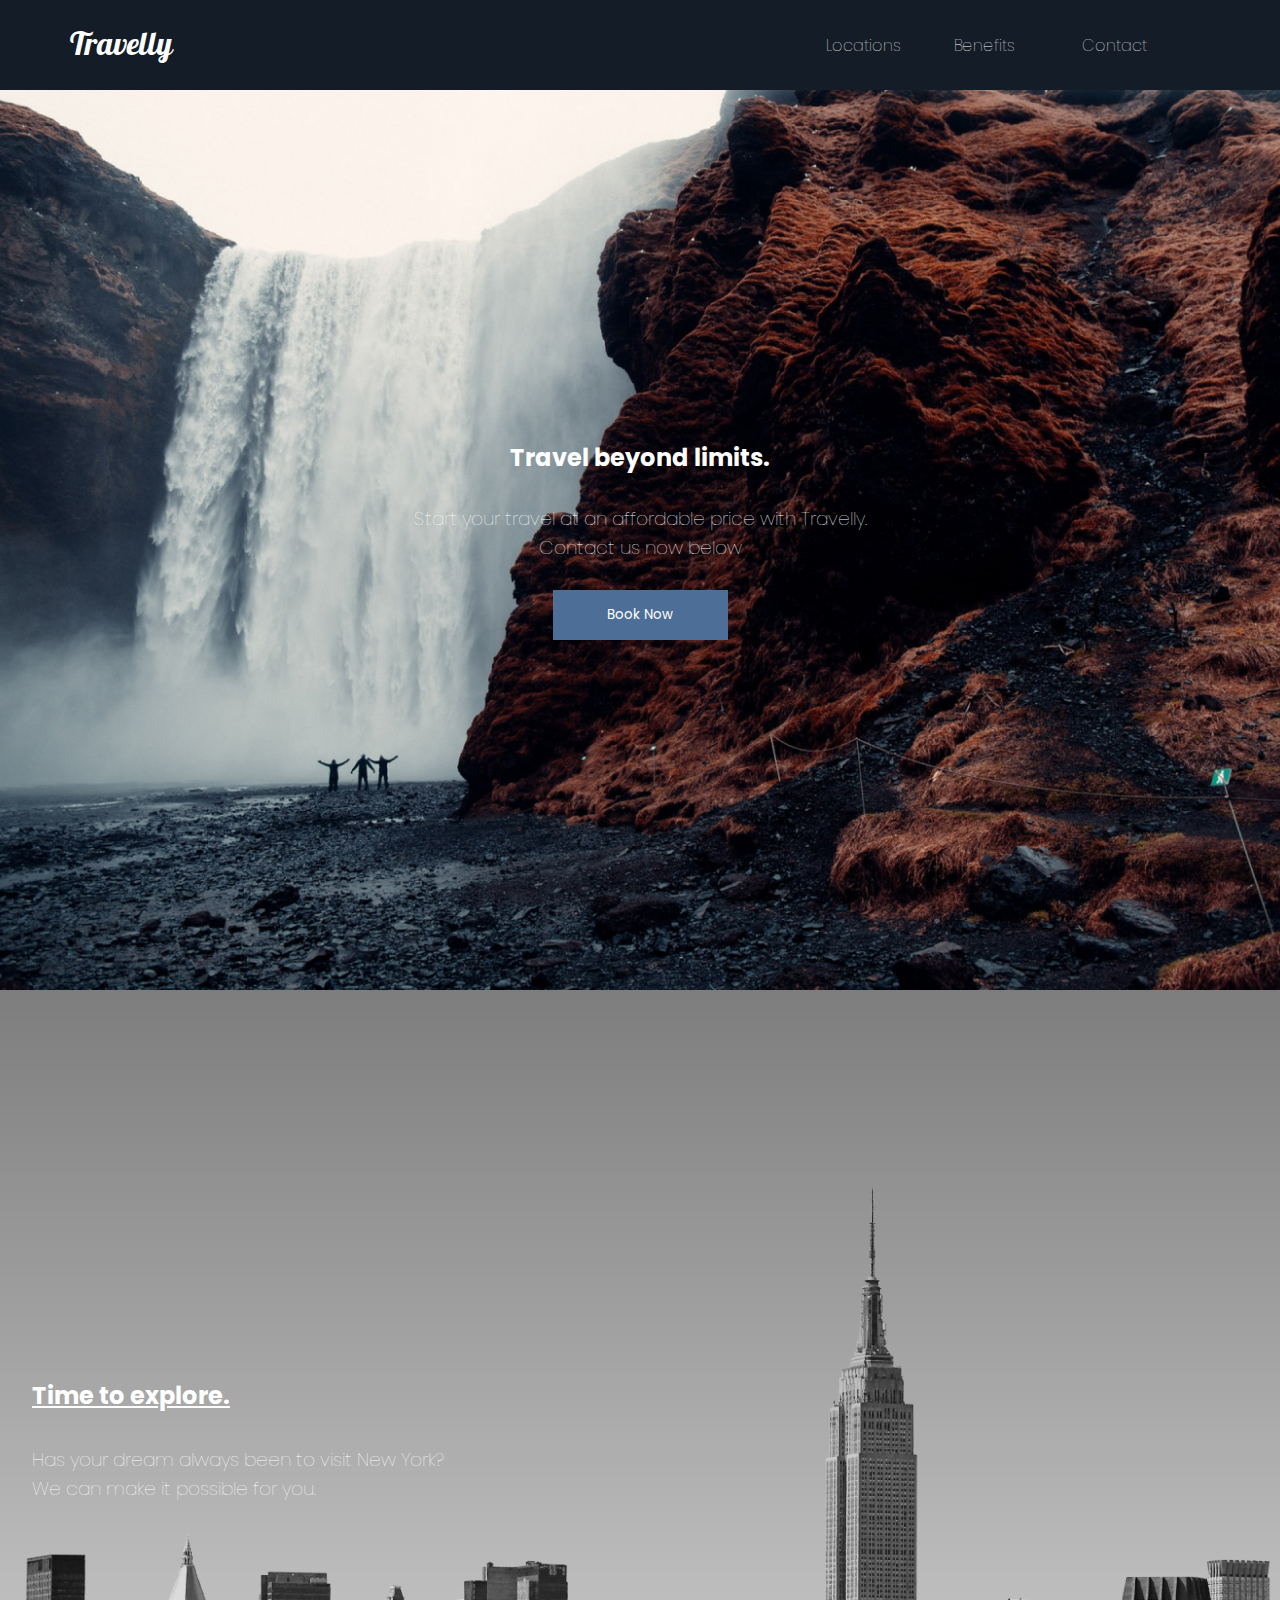
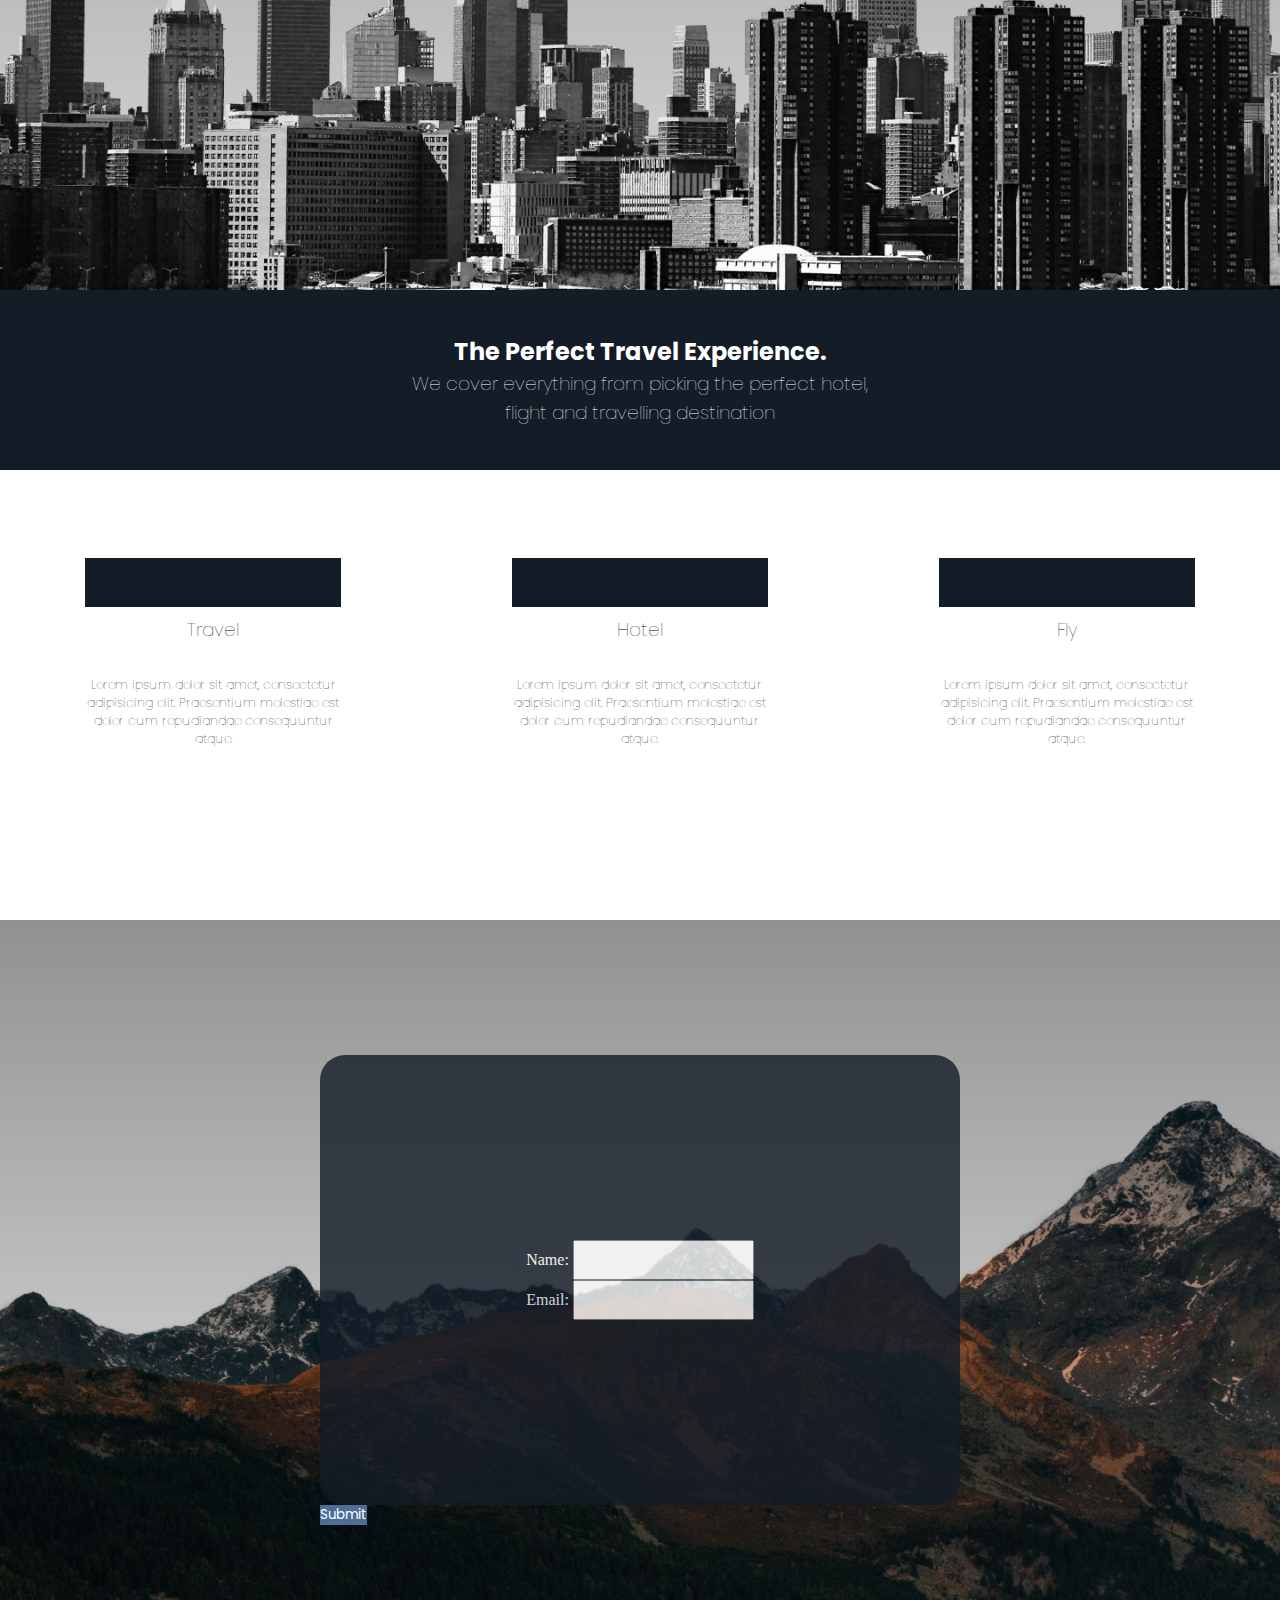
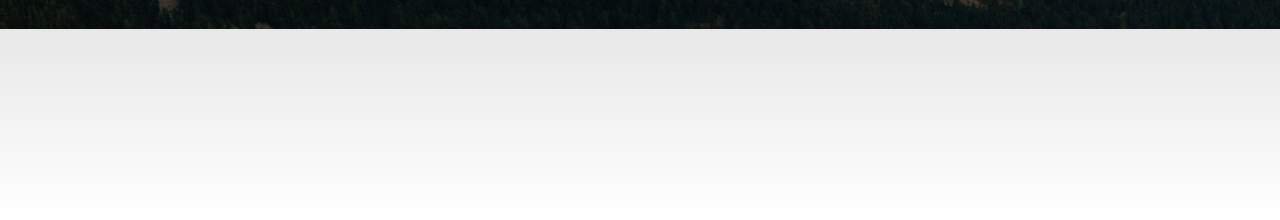
<file: eindopdracht/index.html>
<!DOCTYPE html>
<html lang="en">
<head>
    <meta charset="UTF-8">
    <meta http-equiv="X-UA-Compatible" content="IE=edge">
    <meta name="viewport" content="width=device-width, initial-scale=1.0">
    <title>Travelly</title>
    <link rel="stylesheet" href="style.css">
    <link rel="preconnect" href="https://fonts.googleapis.com">
<link rel="preconnect" href="https://fonts.gstatic.com" crossorigin>
<link href="https://fonts.googleapis.com/css2?family=Pattaya&family=Poppins&display=swap" rel="stylesheet">
</head>
<body>
    <header class="header-nav">
    <nav>
        <h1>Travelly</h1>
        <ul>
            <li><a href="">Locations</a></li>
            <li><a href="">Benefits</a></li>
            <li><a href="">Contact</a></li>
        </ul>
    </nav>
</header>
    <section class="travel">
        <header>
            <h2>Travel beyond limits.</h2>
        </header>
        <h3>Start your travel at an affordable price with Travelly. <br> Contact us now below</h3>
        <button class="book">Book Now</button>
    </section>
    <section class="explore">
        <header>
            <h2>Time to explore.</h2>
        </header>
         <h3>Has your dream always been to visit New York? <br> We can make it possible for you.</h3>
    </section>
    <section class="perfect">
        <header>
            <h2>The Perfect Travel Experience.</h2>
        </header>
        <h3>We cover everything from picking the perfect hotel, 
            <div class="central"> flight and travelling destination 
            </div>
        </h3>
    </section>
    <section class="messysection">
        <div class="box1">
            <div class="bluespace">
            </div>
            <div class="whitespace">
                <h3>Travel</h3>
                <h4>Lorem ipsum dolor sit amet, consectetur adipisicing elit. Praesentium molestiae est dolor cum repudiandae consequuntur atque.</h4>
            </div>
        </div>
        <div>
            <div class="bluespace">
            </div>
            <div class="whitespace">
                <h3>Hotel</h3>
                <h4>Lorem ipsum dolor sit amet, consectetur adipisicing elit. Praesentium molestiae est dolor cum repudiandae consequuntur atque.</h4>
            </div>
        </div>
        <div>
            <div class="bluespace">
            </div>
            <div class="whitespace">
                <h3>Fly</h3>
                <h4>Lorem ipsum dolor sit amet, consectetur adipisicing elit. Praesentium molestiae est dolor cum repudiandae consequuntur atque.</h4>
            </div>
        </div>
    </section>
    <section class="travelform">
        <div class="forms">
            <div class="formwindow">
        <form>
            <label for="fname">Name:</label>
            <input type="text" id="fname" name="fname"><br>
            <label for="emailaddress">Email:</label>
            <input type="text" id="emailaddress" name="emailaddress"><br>
        </form>
    </div>
        <div class="submit">
            <button>Submit</button>
        </div>
    </div>
    </section>
</body>
</html>
</file>
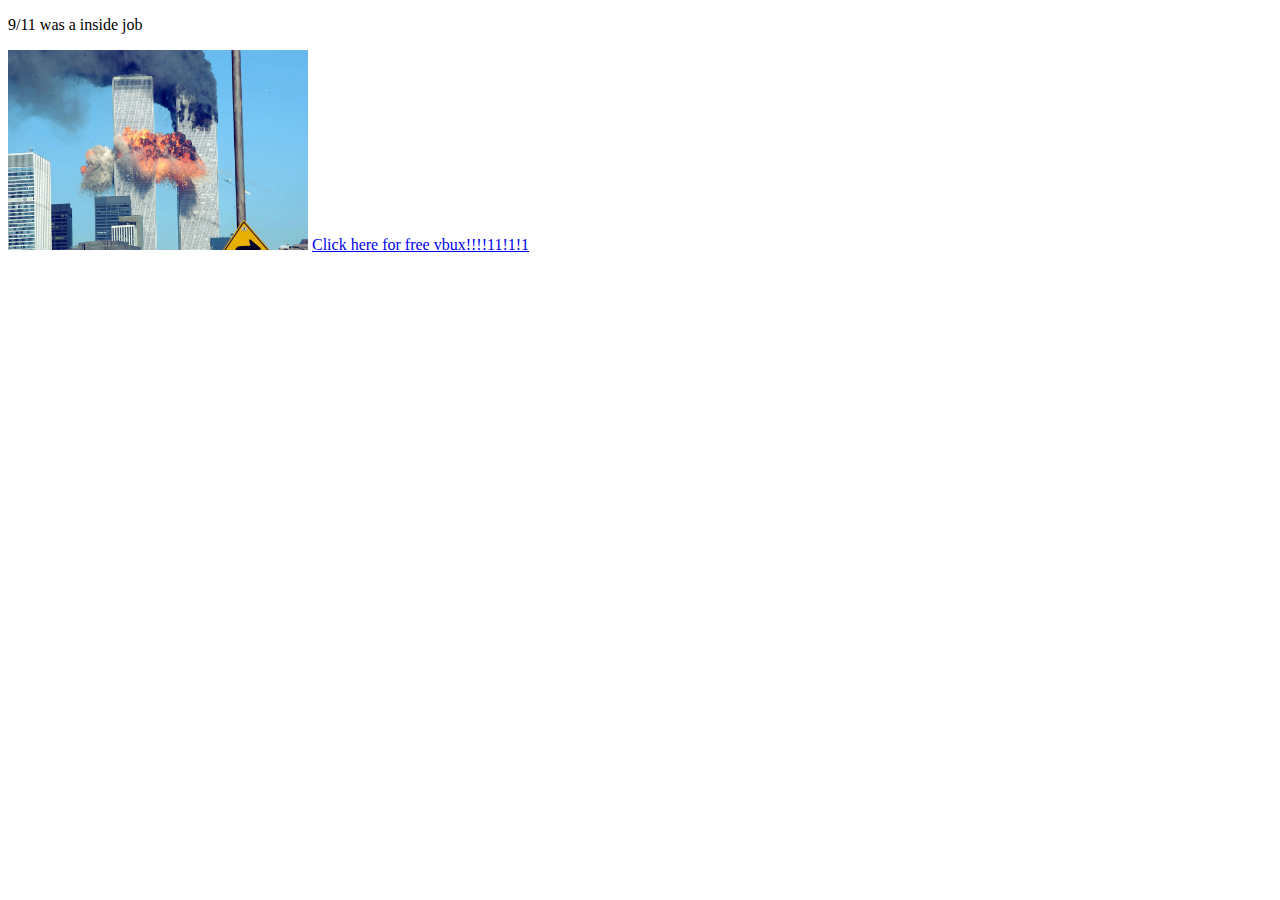
<file: opdracht_1/index.html>
<!DOCTYPE html>
<html lang="en">
<head>
    <meta charset="UTF-8">
    <meta http-equiv="X-UA-Compatible" content="IE=edge">
    <meta name="viewport" content="width=device-width, initial-scale=1.0">
    <title>Document</title>
</head>
<body>
    <p>9/11 was a inside job</p>
    <img src="./2towers.jpg" alt="a photo of 2 towers on fire" width="300px" height="200px">
    <a href="https://linktr.ee/sinsane_" target="_blank">Click here for free vbux!!!!11!1!1</a>
</body>
</html>
</file>
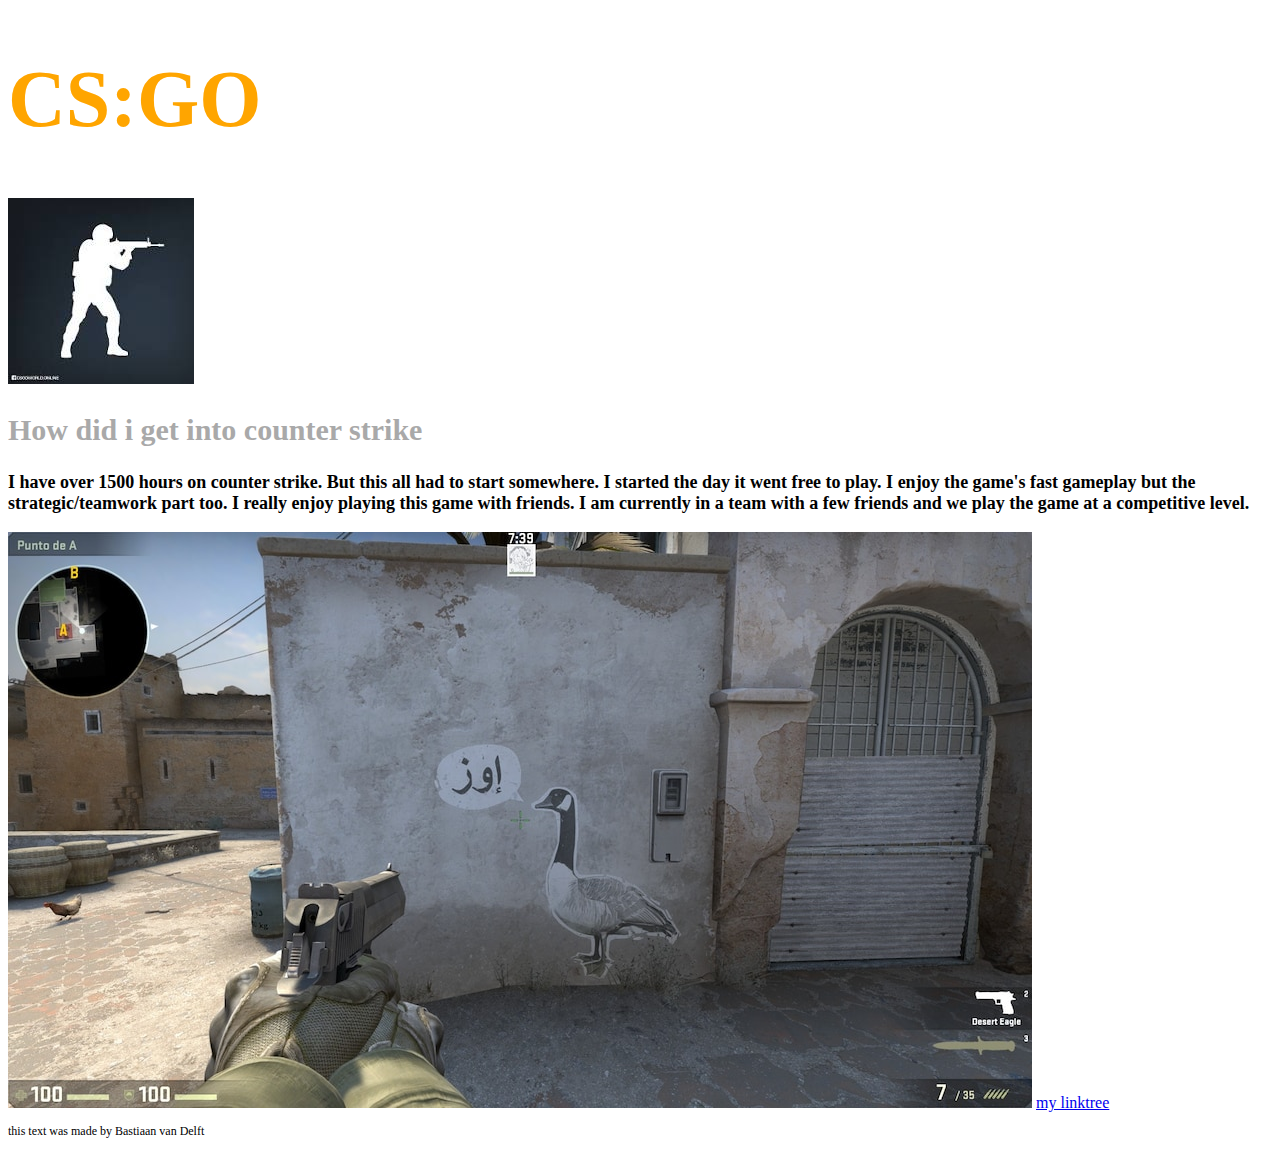
<file: opdracht_2.1/index.html>
<!DOCTYPE html>
<html lang="en">
<head>
    <meta charset="UTF-8">
    <meta http-equiv="X-UA-Compatible" content="IE=edge">
    <meta name="viewport" content="width=device-width, initial-scale=1.0">
    <title>Document</title>
    <link rel="stylesheet" href="style.css">
</head>
<body>
    <h1>CS:GO</h1>
    <img src="cslogo1.jpg" alt="the logo of the game">
    <h2>How did i get into counter strike</h2>
    <h3>I have over 1500 hours on counter strike. But this all had to start somewhere. I started the day it went free to play. I enjoy the game's fast gameplay but the strategic/teamwork part too. I really enjoy playing this game with friends. I am currently in a team with a few friends and we play the game at a competitive level. </h3>
    <img src="bruhhhhh.jpg" alt="the goose grafitti on the map de_dust2">
    <a href="https://linktr.ee/sinsane_">my linktree</a>
    <p>this text was made by Bastiaan van Delft</p>
</body>
</html>
</file>
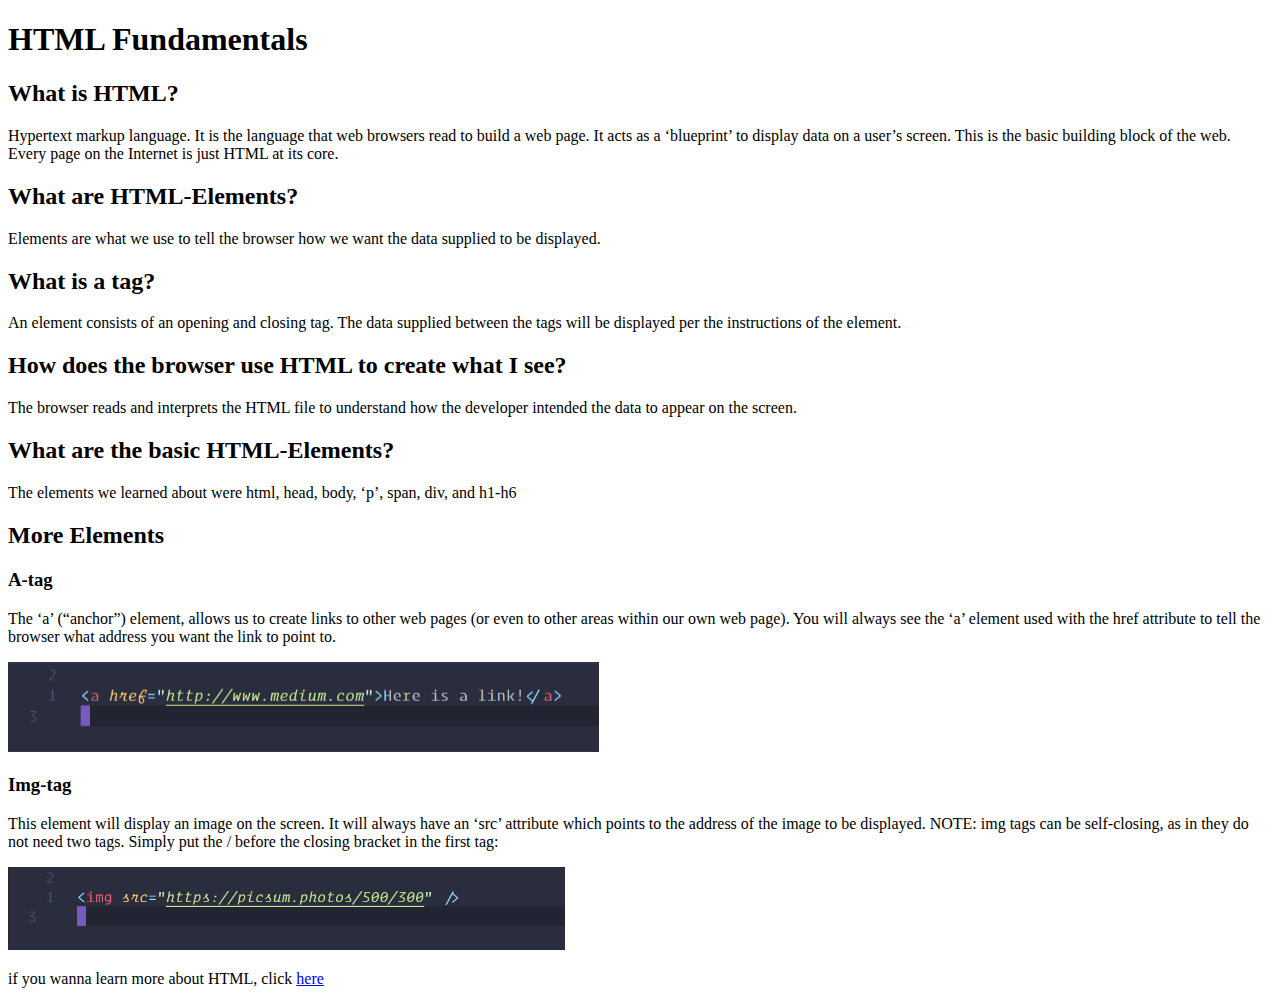
<file: opdracht_2.2/index.html>
<!DOCTYPE html>
<html lang="en">
  <head>
    <meta charset="UTF-8" />
    <meta http-equiv="X-UA-Compatible" content="IE=edge" />
    <meta name="viewport" content="width=device-width, initial-scale=1.0" />
    <title>Document</title>
  </head>
  <body>
    <h1>HTML Fundamentals</h1>
    <h2>What is HTML?</h2>
    <p>
      Hypertext markup language. It is the language that web browsers read to
      build a web page. It acts as a ‘blueprint’ to display data on a user’s
      screen. This is the basic building block of the web. Every page on the
      Internet is just HTML at its core.
    </p>
    <h2>What are HTML-Elements?</h2>
    <p>
      Elements are what we use to tell the browser how we want the data supplied
      to be displayed.
    </p>
    <h2>What is a tag?</h2>
    <p>
      An element consists of an opening and closing tag. The data supplied
      between the tags will be displayed per the instructions of the element.
    </p>
    <h2>How does the browser use HTML to create what I see?</h2>
    <p>
      The browser reads and interprets the HTML file to understand how the
      developer intended the data to appear on the screen.
    </p>
    <h2>What are the basic HTML-Elements?</h2>
    <p>
      The elements we learned about were html, head, body, ‘p’, span, div, and
      h1-h6
    </p>
    <h2>More Elements</h2>
    <h3>A-tag</h3>
    <p>
      The ‘a’ (“anchor”) element, allows us to create links to other web pages
      (or even to other areas within our own web page). You will always see the
      ‘a’ element used with the href attribute to tell the browser what address
      you want the link to point to.
    </p>
    <img src="documentss1.png" alt="an example of a A-tag" />
    <h3>Img-tag</h3>
    <p>
      This element will display an image on the screen. It will always have an
      ‘src’ attribute which points to the address of the image to be displayed.
      NOTE: img tags can be self-closing, as in they do not need two tags.
      Simply put the / before the closing bracket in the first tag:
    </p>
    <img src="documentss2.png" alt="an example of a IMG-tag" />
    <p>
      if you wanna learn more about HTML, click
      <a
        href="https://medium.com/@iampika/html-and-css-fundamentals-6b8f7d90911b"
        target="_blank"
        >here</a
      >
    </p>
  </body>
</html>
</file>
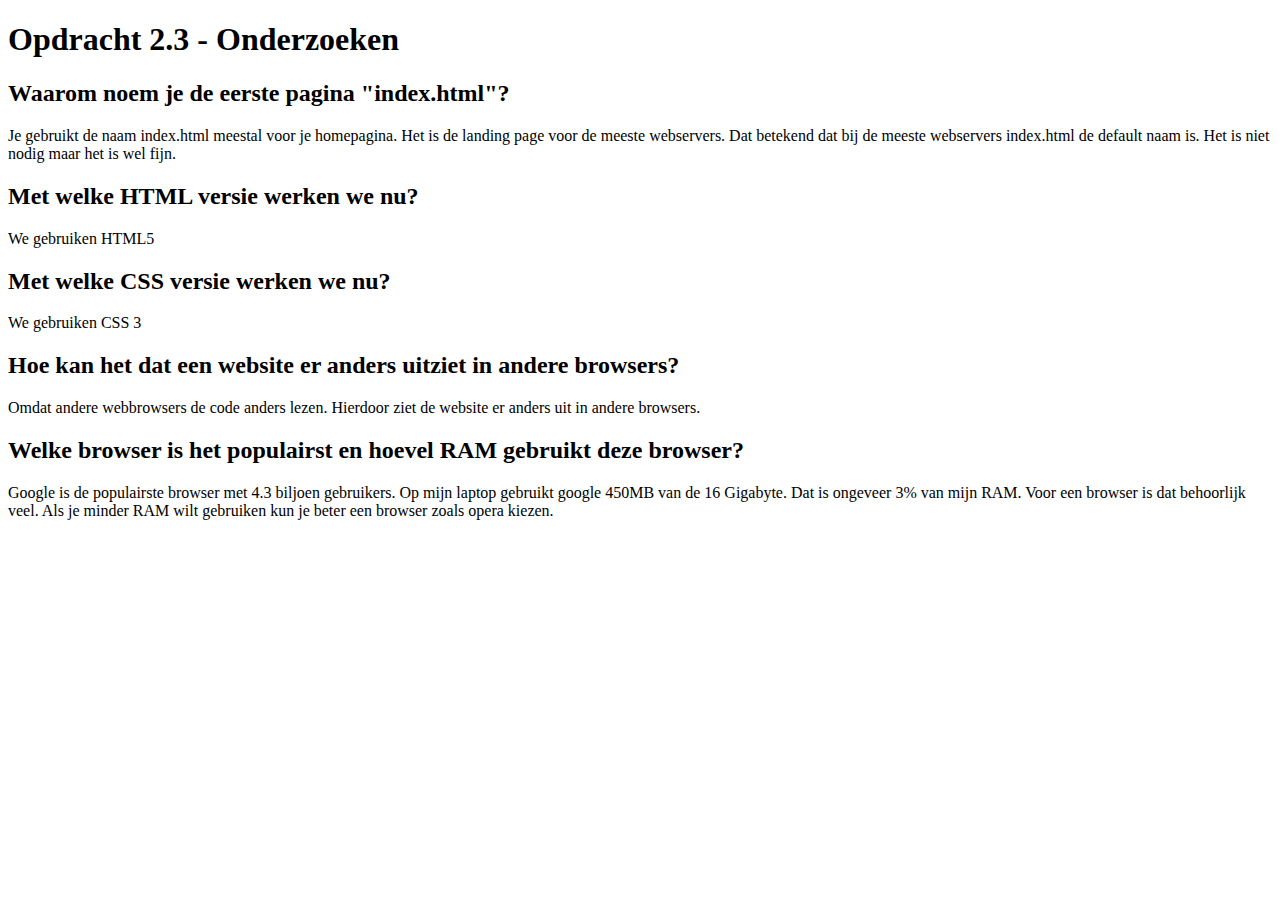
<file: opdracht_2.3/index.html>
<!DOCTYPE html>
<html lang="en">
<head>
    <meta charset="UTF-8">
    <meta http-equiv="X-UA-Compatible" content="IE=edge">
    <meta name="viewport" content="width=device-width, initial-scale=1.0">
    <title>Document</title>
</head>
<body>
    <h1>Opdracht 2.3 - Onderzoeken</h1>
    <h2>Waarom noem je de eerste pagina "index.html"?</h2>
    <p>Je gebruikt de naam index.html meestal voor je homepagina. Het is de landing page voor de meeste webservers. Dat betekend dat bij de meeste webservers index.html de default naam is. Het is niet nodig maar het is wel fijn.</p>
    <h2>Met welke HTML versie werken we nu?</h2>
    <p>We gebruiken HTML5</p>
    <h2>Met welke CSS versie werken we nu?</h2>
    <p>We gebruiken CSS 3</p>
    <h2>Hoe kan het dat een website er anders uitziet in andere browsers?</h2>
    <p>Omdat andere webbrowsers de code anders lezen. Hierdoor ziet de website er anders uit in andere browsers.</p>
    <h2>Welke browser is het populairst en hoevel RAM gebruikt deze browser?</h2>
    <p>Google is de populairste browser met 4.3 biljoen gebruikers. Op mijn laptop gebruikt google 450MB van de 16 Gigabyte. Dat is ongeveer 3% van mijn RAM. Voor een browser is dat behoorlijk veel. Als je minder RAM wilt gebruiken kun je beter een browser zoals opera kiezen.</p>
</body>
</html>
</file>
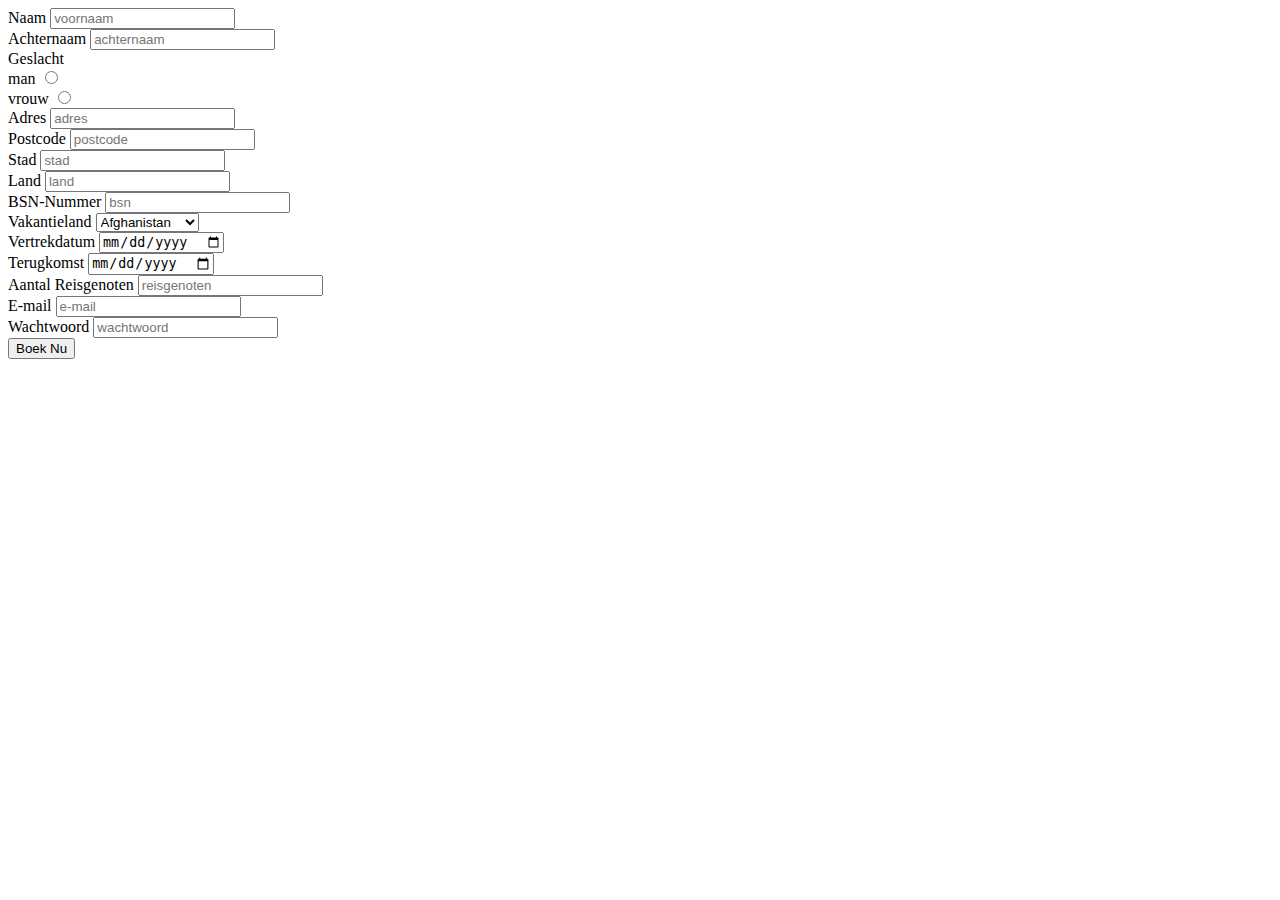
<file: opdracht_3.2/index.html>
<!DOCTYPE html>
<html lang="en">
<head>
    <meta charset="UTF-8">
    <meta http-equiv="X-UA-Compatible" content="IE=edge">
    <meta name="viewport" content="width=device-width, initial-scale=1.0">
    <title>Document</title>
</head>
<body>
    
    <form action="result.html" method="post">
        <div>
            <label for="name">Naam</label>
            <input type="text" id="name" name="name" placeholder="voornaam" pattern="[a-zA-Z]*" required>
        </div>
        <div>
            <label for="surname">Achternaam</label>
            <input type="text" id="surname" name="surname" placeholder="achternaam" pattern="[a-zA-Z]*" required>
        </div>
        <div>
            <label for="gender">Geslacht</label>
            <div>
            <label for="gender">man</label>
            <input type="radio" id="gender" name="gender" value="man" required>
            </div>
            <div>
            <label for="gender">vrouw</label>
            <input type="radio" id="gender" name="gender" value="vrouw" required>
            </div>
        </div>
        <div>
            <label for="address">Adres</label>
            <input type="text" id="address" name="address" placeholder="adres" required>
        </div>
        <div>
            <label for="postcode">Postcode</label>
            <input type="text" id="postcode" name="postcode" placeholder="postcode" required>
        </div>
        <div>
            <label for="stad">Stad</label>
            <input type="text" id="stad" name="stad" placeholder="stad" required>
        </div>
        <div>
            <label for="land">Land</label>
            <input type="text" id="land" name="land" placeholder="land" required>
        </div>
        <div>
            <label for="bsn">BSN-Nummer</label>
            <input type="text" id="bsn" name="bsn" placeholder="bsn" pattern="[0-9]*" maxlength="9" required>
        </div>
        <div>
            <label for="vakantieland">Vakantieland</label>
            <select name="vakantieland" id="vakantieland">
                <option value="afghanistan">Afghanistan</option>
                <option value="frankrijk">Frankrijk</option>
                <option value="italie">Italie</option>
                <option value="portugal">Portugal</option>
                <option value="spanje">Spanje</option>
                <option value="sudan">Sudan</option>
                <option value="tsjaad">Tsjaad</option>
                <option value="verweggistan">Verweggistan</option>
            </select>
        </div>
        <div>
            <label for="date">Vertrekdatum</label>
            <input type="date" id="date" name="date" min="2022-09-15" required> 
        </div>
        <div>
            <label for="date2">Terugkomst</label>
            <input type="date" id="date2" name="date2" min="2022-09-16" required> 
        </div>
        <div>
            <label for="reisgenoten">Aantal Reisgenoten</label>
            <input type="text" id="reisgenoten" name="reisgenoten" placeholder="reisgenoten" pattern="[0-9]*" minlength="1" maxlength="4" required>
        </div>
        <div>
            <label for="email">E-mail</label>
            <input type="email" id="email" name="email" placeholder="e-mail" required>
        </div>
        <div>
            <label for="password">Wachtwoord</label>
            <input type="password" id="password" name="password" placeholder="wachtwoord" required>
        </div>
        <div>
            <button type="submit">Boek Nu</button>
        </div>
</body>
</html>
</file>
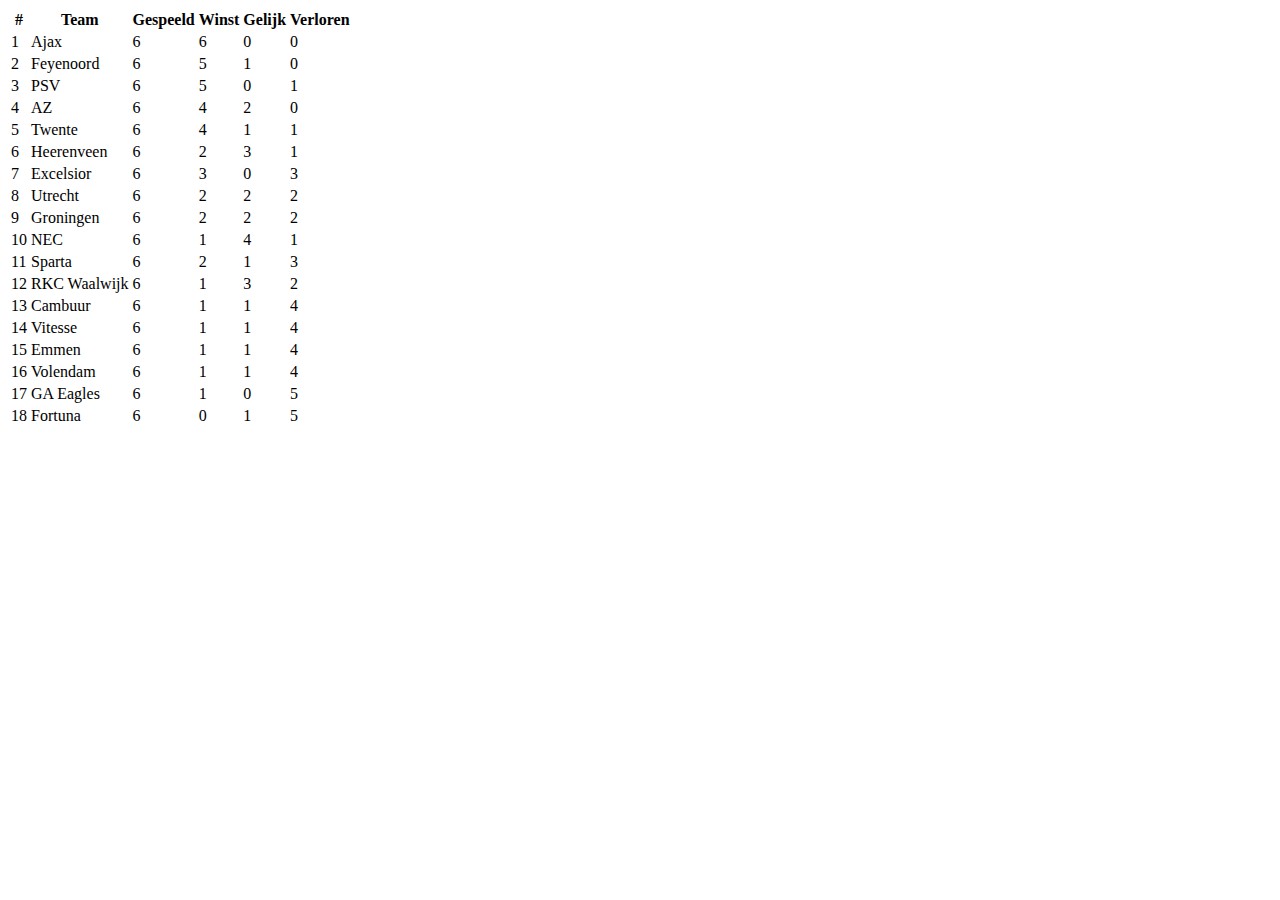
<file: opdracht_3.3/index.html>
<!DOCTYPE html>
<html lang="en">
<head>
    <meta charset="UTF-8">
    <meta http-equiv="X-UA-Compatible" content="IE=edge">
    <meta name="viewport" content="width=device-width, initial-scale=1.0">
    <title>Tabel</title>
</head>
<body>
    <table>
        <thead>
            <tr>
                <th>#</th>
                <th>Team</th>
                <th>Gespeeld</th>
                <th>Winst</th>
                <th>Gelijk</th>
                <th>Verloren</th>
            </tr>
        </thead>
        <tbody>
            <tr>
                <td>1</td>
                <td>Ajax</td>
                <td>6</td>
                <td>6</td>
                <td>0</td>
                <td>0</td>
            </tr>
            <tr>
                <td>2</td>
                <td>Feyenoord</td>
                <td>6</td>
                <td>5</td>
                <td>1</td>
                <td>0</td>
            </tr>
            <tr>
                <td>3</td>
                <td>PSV</td>
                <td>6</td>
                <td>5</td>
                <td>0</td>
                <td>1</td>
            </tr>
            <tr>
                <td>4</td>
                <td>AZ</td>
                <td>6</td>
                <td>4</td>
                <td>2</td>
                <td>0</td>
            </tr>
            <tr>
                <td>5</td>
                <td>Twente</td>
                <td>6</td>
                <td>4</td>
                <td>1</td>
                <td>1</td>
            </tr>
            <tr>
                <td>6</td>
                <td>Heerenveen</td>
                <td>6</td>
                <td>2</td>
                <td>3</td>
                <td>1</td>
            </tr>
            <tr>
                <td>7</td>
                <td>Excelsior</td>
                <td>6</td>
                <td>3</td>
                <td>0</td>
                <td>3</td>
            </tr>
            <tr>
                <td>8</td>
                <td>Utrecht</td>
                <td>6</td>
                <td>2</td>
                <td>2</td>
                <td>2</td>
            </tr>
            <tr>
                <td>9</td>
                <td>Groningen</td>
                <td>6</td>
                <td>2</td>
                <td>2</td>
                <td>2</td>
            </tr>
            <tr>
                <td>10</td>
                <td>NEC</td>
                <td>6</td>
                <td>1</td>
                <td>4</td>
                <td>1</td>
            </tr>
            <tr>
                <td>11</td>
                <td>Sparta</td>
                <td>6</td>
                <td>2</td>
                <td>1</td>
                <td>3</td>
            </tr>
            <tr>
                <td>12</td>
                <td>RKC Waalwijk</td>
                <td>6</td>
                <td>1</td>
                <td>3</td>
                <td>2</td>
            </tr>
            <tr>
                <td>13</td>
                <td>Cambuur</td>
                <td>6</td>
                <td>1</td>
                <td>1</td>
                <td>4</td>
            </tr>
            <tr>
                <td>14</td>
                <td>Vitesse</td>
                <td>6</td>
                <td>1</td>
                <td>1</td>
                <td>4</td>
            </tr>
            <tr>
                <td>15</td>
                <td>Emmen</td>
                <td>6</td>
                <td>1</td>
                <td>1</td>
                <td>4</td>
            </tr>
            <tr>
                <td>16</td>
                <td>Volendam</td>
                <td>6</td>
                <td>1</td>
                <td>1</td>
                <td>4</td>
            </tr>
            <tr>
                <td>17</td>
                <td>GA Eagles</td>
                <td>6</td>
                <td>1</td>
                <td>0</td>
                <td>5</td>
            </tr>
            <tr>
                <td>18</td>
                <td>Fortuna</td>
                <td>6</td>
                <td>0</td>
                <td>1</td>
                <td>5</td>
            </tr>
        </tbody>
    </table>
</body>
</html>
</file>
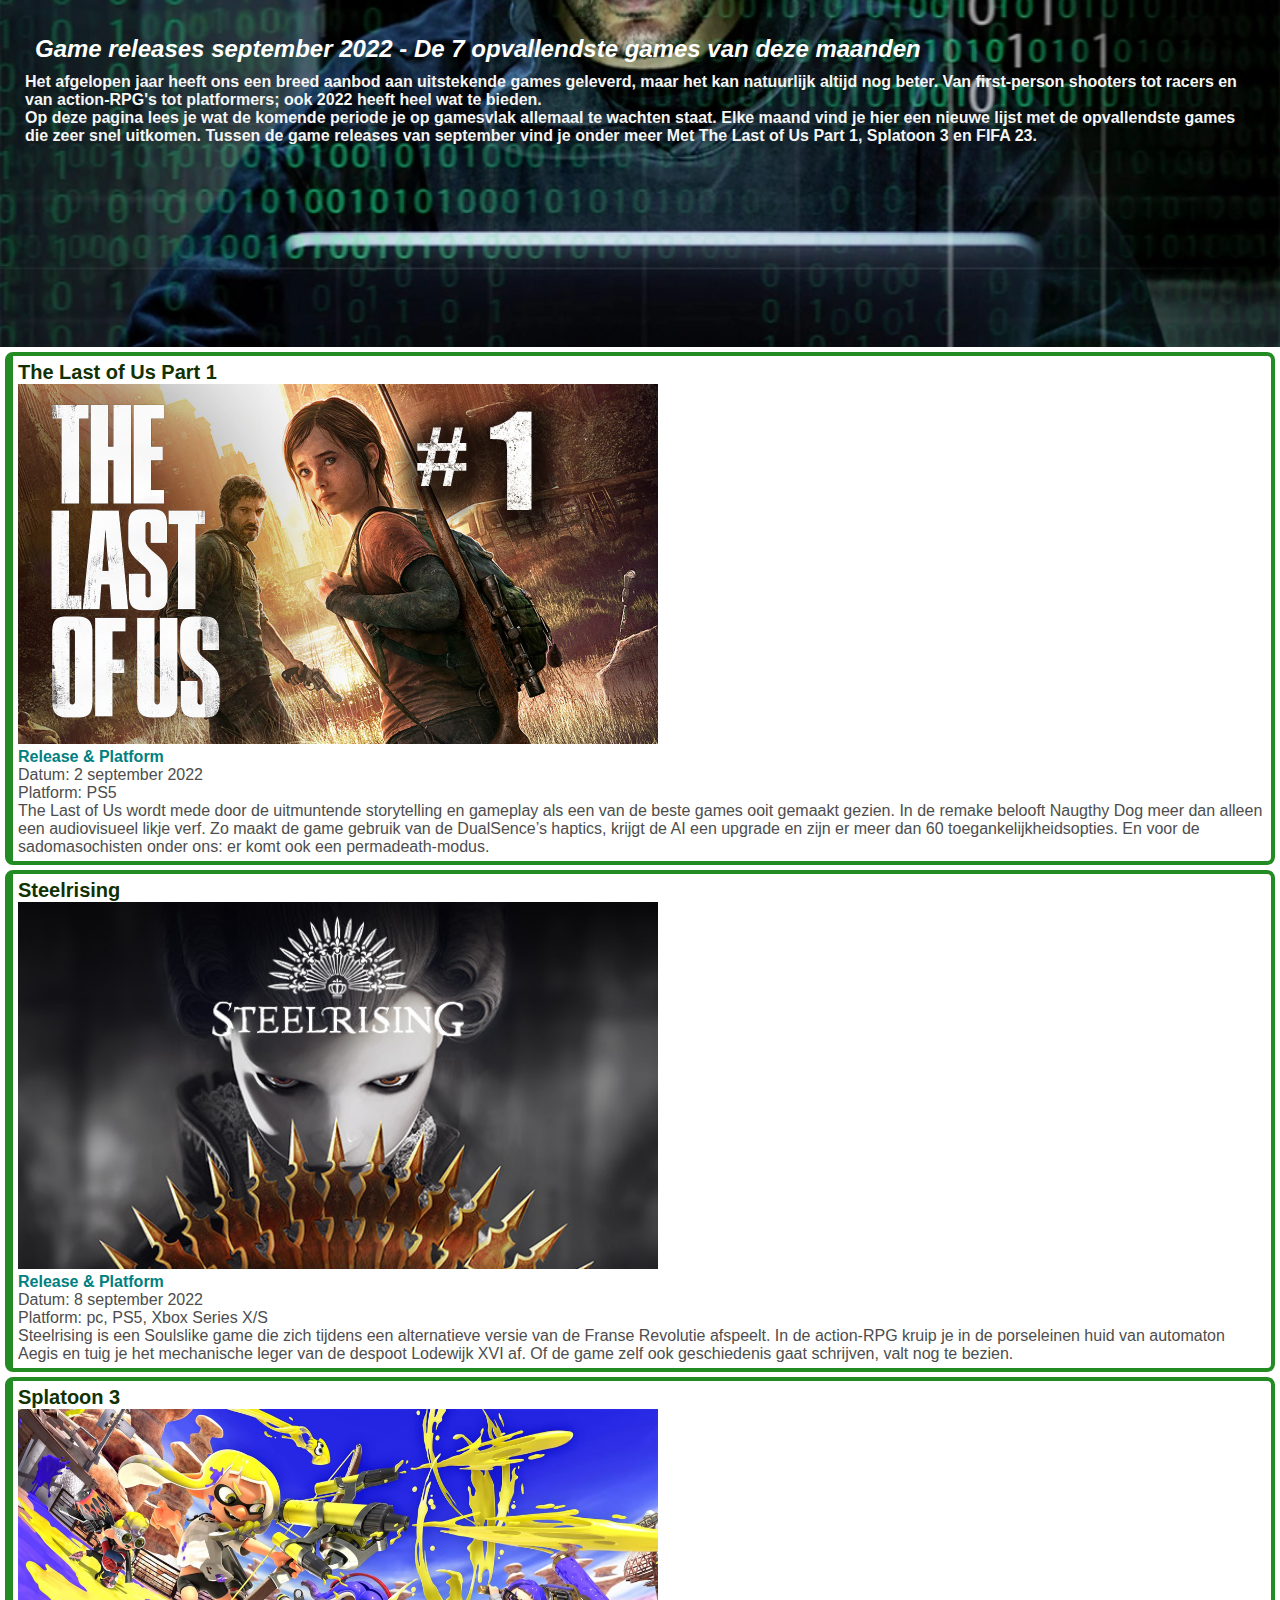
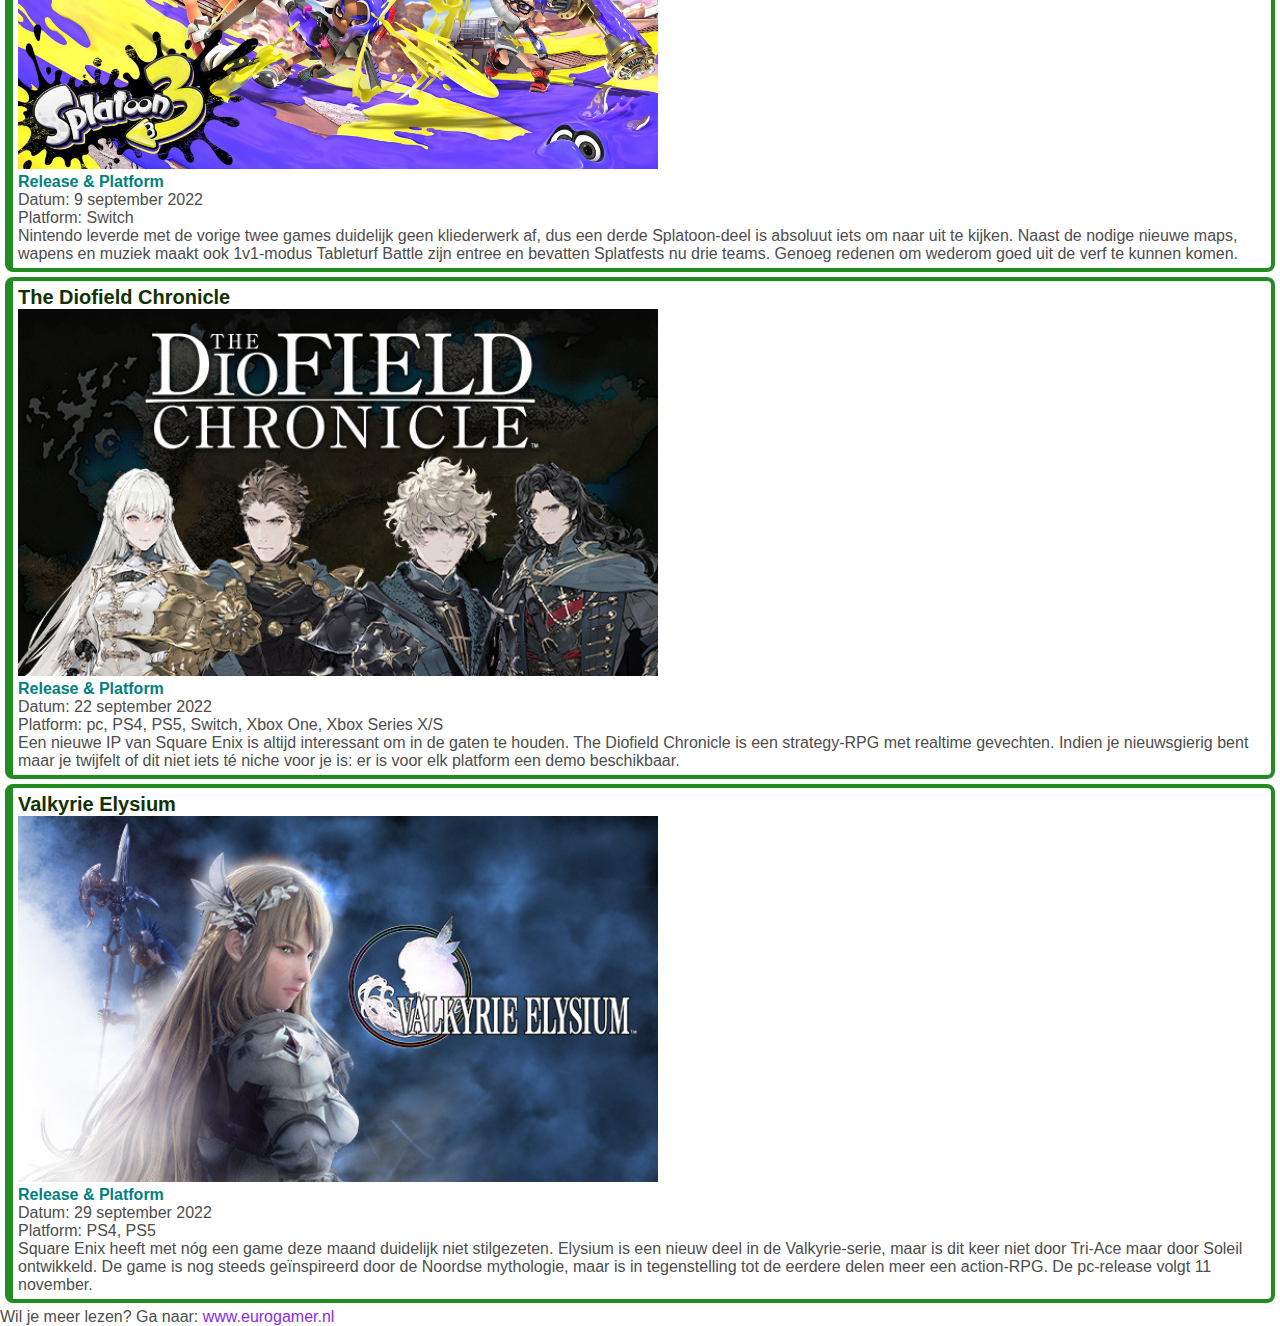
<file: opdracht_4.1/index.html>
<!DOCTYPE html>
<html lang="en">

<head>
    <meta charset="UTF-8">
    <meta http-equiv="X-UA-Compatible" content="IE=edge">
    <meta name="viewport" content="width=device-width, initial-scale=1.0">
    <title>Opdracht 4.1 - Font & Color</title>
    <link rel="stylesheet" href="style.css">
</head>

<body>
    <main>
        <header>
            <h1>Game releases september 2022 - De 7 opvallendste games van deze maanden</h1>

            <p class="paragraph_1">Het afgelopen jaar heeft ons een breed aanbod aan uitstekende games geleverd, maar het kan natuurlijk
                altijd nog beter. Van first-person shooters tot racers en van action-RPG's tot platformers; ook 2022
                heeft heel wat te bieden.
                <br>
                Op deze pagina lees je wat de komende periode je op gamesvlak allemaal te wachten staat. Elke maand vind
                je hier
                een nieuwe lijst met de opvallendste games die zeer snel uitkomen. Tussen de game releases van september
                vind je onder meer Met The Last of Us Part 1, Splatoon 3 en FIFA 23.
            </p>
        </header>
        <section>
            <article>
                <h2>The Last of Us Part 1</h2>
                <img src="./img/lastpart.jpeg" alt="The last part of us part 1">
                <h3>Release & Platform</h3>
                <p>Datum: 2 september 2022 <br>
                    Platform: PS5</p>
                <p>
                    The Last of Us wordt mede door de uitmuntende storytelling en gameplay als een van de beste games
                    ooit
                    gemaakt gezien. In de remake belooft Naugthy Dog meer dan alleen een audiovisueel likje verf. Zo
                    maakt
                    de game
                    gebruik van de DualSence’s haptics, krijgt de AI een upgrade en zijn er meer dan 60
                    toegankelijkheidsopties. En
                    voor de sadomasochisten onder ons: er komt ook een permadeath-modus.
                </p>
            </article>
            <article>
                <h2>Steelrising</h2>
                <img src="./img/steelrising.jpeg" alt="Steelrising">
                <h3>Release & Platform</h3>
                <p>Datum: 8 september 2022 <br>
                    Platform: pc, PS5, Xbox Series X/S</p>
                <p>Steelrising is een Soulslike game die zich tijdens een alternatieve versie van de Franse Revolutie
                    afspeelt. In de action-RPG kruip je in de porseleinen huid van automaton Aegis en tuig je het
                    mechanische leger van
                    de despoot Lodewijk XVI af. Of de game zelf ook geschiedenis gaat schrijven, valt nog te bezien.</p>
            </article>
            <article>
                <h2>Splatoon 3</h2>
                <img src="./img/platoon3.avif" alt="Splatoon 3">
                <h3>Release & Platform</h3>
                <p>Datum: 9 september 2022 <br>
                    Platform: Switch</p>
                <p> Nintendo leverde met de vorige twee games duidelijk geen kliederwerk af, dus een derde Splatoon-deel
                    is
                    absoluut iets om naar uit te kijken. Naast de nodige nieuwe maps, wapens en muziek maakt ook
                    1v1-modus
                    Tableturf
                    Battle zijn entree en bevatten Splatfests nu drie teams. Genoeg redenen om wederom goed uit de verf
                    te
                    kunnen komen.
                </p>
            </article>
            <article>
                <h2>The Diofield Chronicle</h2>
                <img src="./img/diofield.jpeg" alt="The Diofield Chronicle">
                <h3>Release & Platform</h3>
                <p>Datum: 22 september 2022 <br>
                    Platform: pc, PS4, PS5, Switch, Xbox One, Xbox Series X/S</p>
                <p>Een nieuwe IP van Square Enix is altijd interessant om in de gaten te houden. The Diofield Chronicle
                    is
                    een strategy-RPG met realtime gevechten. Indien je nieuwsgierig bent maar je twijfelt of dit niet
                    iets
                    té
                    niche voor je is: er is voor elk platform een demo beschikbaar.</p>
            </article>
            <article>
                <h2>Valkyrie Elysium</h2>
                <img src="./img/valkyrie.jpeg" alt="Valkyrie Elysium">
                <h3>Release & Platform</h3>
                <p>Datum: 29 september 2022 <br>
                    Platform: PS4, PS5</p>
                <p>Square Enix heeft met nóg een game deze maand duidelijk niet stilgezeten. Elysium is een nieuw deel
                    in de
                    Valkyrie-serie, maar is dit keer niet door Tri-Ace maar door Soleil ontwikkeld. De game is nog
                    steeds
                    geïnspireerd door de Noordse mythologie, maar is in tegenstelling tot de eerdere delen meer een
                    action-RPG.
                    De pc-release volgt 11 november.</p>
            </article>

            <p>Wil je meer lezen? Ga naar:
                <a href="https://www.eurogamer.nl/game-releases-de-opvallendste-games-van-deze-maand">www.eurogamer.nl</a>
            </p>
        </section>

    </main>
    
</body>

</html>
</file>
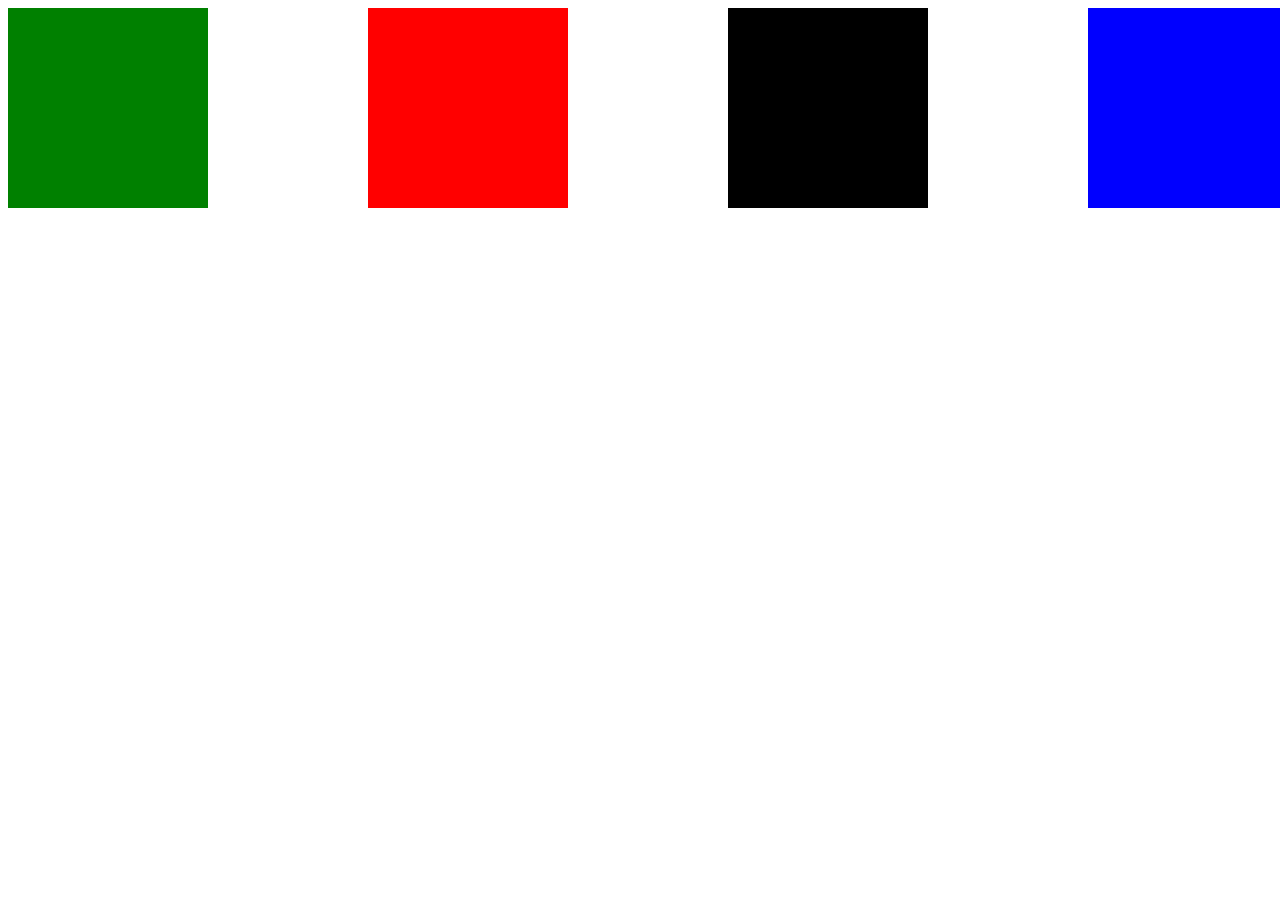
<file: opdracht_6.2/index.html>
<!DOCTYPE html>
<html lang="en">
<head>
    <meta charset="UTF-8">
    <meta http-equiv="X-UA-Compatible" content="IE=edge">
    <meta name="viewport" content="width=device-width, initial-scale=1.0">
    <title>Document</title>
    <link rel="stylesheet" href="style.css">
</head>
<body>
    <section>
        <div class="cube blue"></div>
        <div class="cube black"></div>
        <div class="cube red"></div>
        <div class="cube green"></div>
    </section>
</body>
</html>
</file>
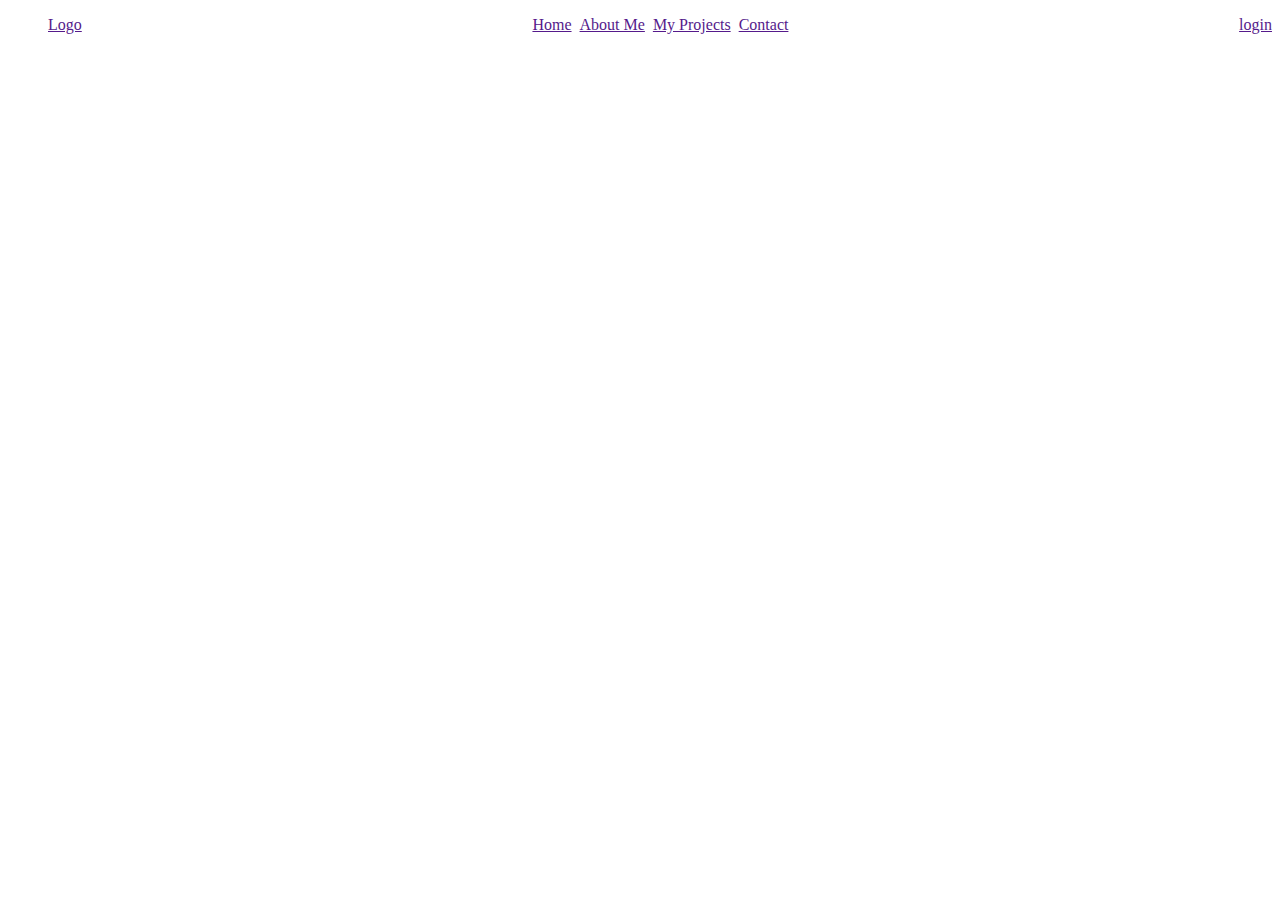
<file: opdracht_6.3/index.html>
<!DOCTYPE html>
<html lang="en">
<head>
    <meta charset="UTF-8">
    <meta http-equiv="X-UA-Compatible" content="IE=edge">
    <meta name="viewport" content="width=device-width, initial-scale=1.0">
    <title>6.3</title>
    <link rel="stylesheet" href="style.css">
</head>
<body>
    <ul class="navbar">
        <li class="logo"><a href="">Logo</a></li>
        <div>
        <li><a href="">Home</a></li>
        <li><a href="">About Me </a></li>
        <li><a href="">My Projects</a></li>
        <li><a href="">Contact</a></li>
    </div>
        <li class="login"><a href="">login</a></li>
    </ul>
</body>
</html>
</file>
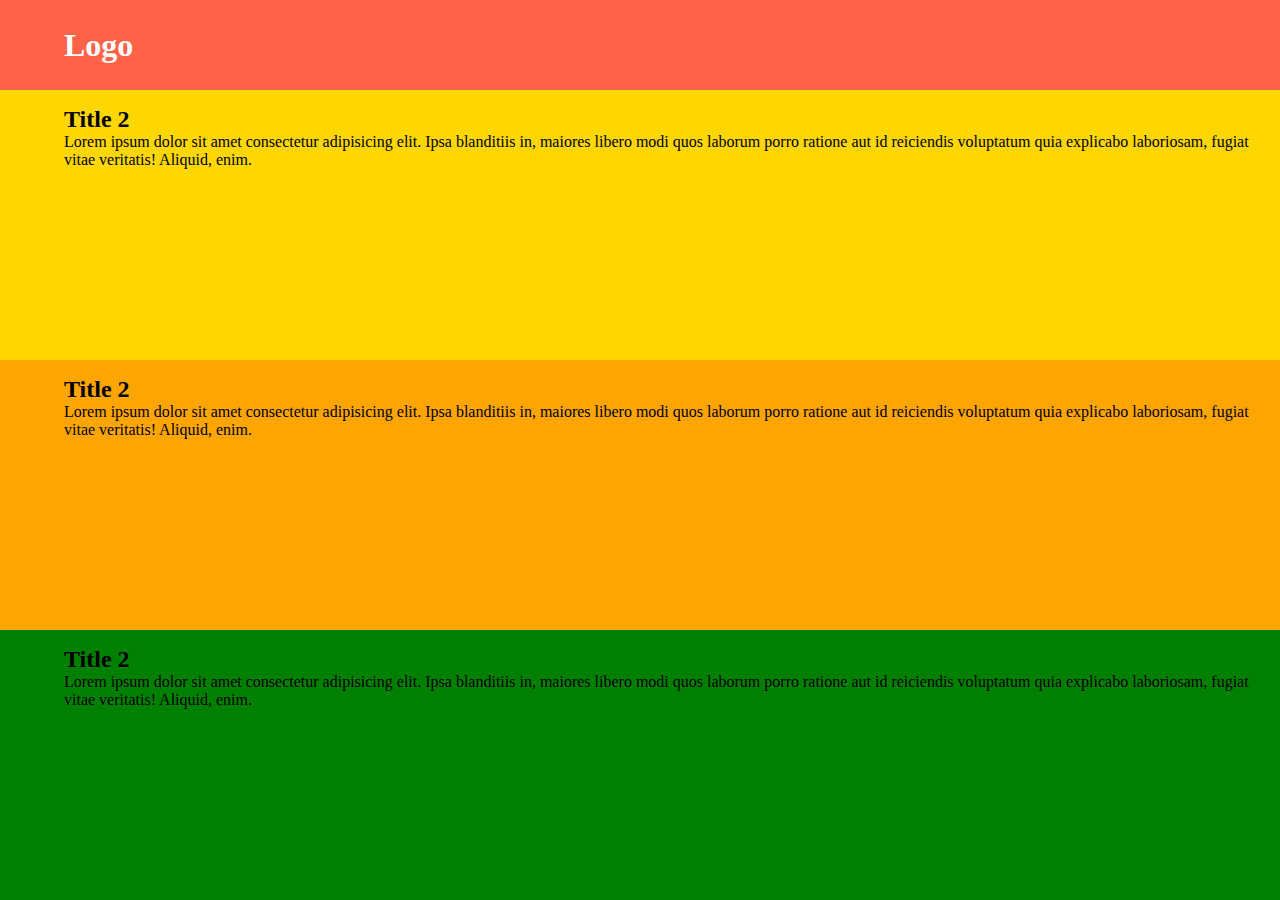
<file: opdracht_7.1/index.html>
<!DOCTYPE html>
<html lang="en">
<head>
    <meta charset="UTF-8">
    <meta http-equiv="X-UA-Compatible" content="IE=edge">
    <meta name="viewport" content="width=device-width, initial-scale=1.0">
    <title>Opdracht 7.1</title>
    <link rel="stylesheet" href="style.css">
</head>
<body>
    <nav>
        <h1 class="logo">Logo</h1>
        <div class="square"></div>
    </nav>
    <section class="s1">
        <div>
        <header>
            <h2>Title 2</h2>
        </header>
        <p>Lorem ipsum dolor sit amet consectetur adipisicing elit. Ipsa blanditiis in, maiores libero modi quos laborum porro ratione aut id reiciendis voluptatum quia explicabo laboriosam, fugiat vitae veritatis! Aliquid, enim.</p>
    </div>
    </section>
    <section class="s2">
        <div>
        <header>
            <h2>Title 2</h2>
        </header>
        <p>Lorem ipsum dolor sit amet consectetur adipisicing elit. Ipsa blanditiis in, maiores libero modi quos laborum porro ratione aut id reiciendis voluptatum quia explicabo laboriosam, fugiat vitae veritatis! Aliquid, enim.</p>
    </div>
    </section>
    <section class="s3">
        <div>
        <header>
            <h2>Title 2</h2>
        </header>
        <p>Lorem ipsum dolor sit amet consectetur adipisicing elit. Ipsa blanditiis in, maiores libero modi quos laborum porro ratione aut id reiciendis voluptatum quia explicabo laboriosam, fugiat vitae veritatis! Aliquid, enim.</p>
    </div>
    </section>
</body>
</html>
</file>
<file: eindopdracht/style.css>
* {
    margin: 0;
    padding: 0;

}

body {
    overflow-x: hidden;
}

h2 {
    font-weight: bold;
}

h2, h3, h4 {
    font-family: 'Poppins', sans-serif;
    color: white;
}

h3, h4 {
    font-weight: lighter;
}

h4 {
    font-size: 0.8rem;
}

h1 {
    font-family: 'Pattaya', sans-serif;
    color: white;
    font-weight: lighter;
}

button {
    background-color: #4c6e97;
    font-family: 'Poppins', sans-serif;
    color: white;
    border: 0;
}

.book {
    width: 175px;
    height: 50px;
}

.travel {
    height: 100vh;
    width: 100vw;
    background-image: url(img/landing-page.jpg);
    background-repeat: no-repeat;
    background-position: center;
    background-size: cover;
    display: flex;
    justify-content: center;
    align-items: center;
    flex-direction: column;
    text-align: center;
}

.travel div {
    padding-top: 50%;
}

.travel h3 {
    padding: 2.2%;
}

.travel h1 {
    padding: 1rem;
}

.header-nav{
    width: 100vw;
    background-color: #131c27;
    display: flex;
    justify-content: center;
}

nav {
    align-content: center;
    height: 10vh;
    display: flex;
    justify-content: space-around;
    align-items: center;
    width: 90vw;
}

nav ul {
    display: flex;
    align-content: center;
    flex-direction: row;
    list-style-type: none;
}

nav h1 {
    padding-right: 50vw;
}

li {
    width: 10vw;
}

li a{
    font-family: 'Poppins', sans-serif;
    text-decoration: none;
    color: white;
    font-weight: lighter;
}

.explore {
    height: 100vh;
    width: 100vw;
    background-image:
    linear-gradient(rgb(0 0 0 / 43%), rgb(255 255 255 / 0%)),
    url('./img/new-york-page.png');
    background-repeat: no-repeat;
    background-position: center;
    background-size: cover;
    background-color: gainsboro;
    display: flex;
    flex-direction: column;
    justify-content: center;
}

.explore h2 {
    text-decoration: underline;
    padding-bottom: 2rem;
    font-weight: bold;
}

.explore h2, .explore h3 {
    padding-left: 2rem;
}

.perfect {
    display: flex;
    height: 20vh;
    background-color: #131c27;
    flex-direction: column;
    justify-content: center;
    align-items: center;
}

.perfect h2 {
    font-weight: bold;
}

.central {
    text-align: center;
}

.messysection {
    height: 50vh;
    display: flex;
    flex-direction: row;
    justify-content: space-around;
    align-items: center;
}

.messysection h3, h4 {
    color: black;
    text-align: center;
}

.bluespace {
    height: 5.5vh;
    width: 20vw;
    background-color: #131c27
}

.whitespace {
    height: 25vh;
    width: 20vw;
}

.whitespace h3 {
    padding-bottom: 2rem;
    padding-top: 0.5rem;
}

.travelform {
    display: flex;
    height: 100vh;
    width: 100vw;
    background-image:
    linear-gradient(rgb(0 0 0 / 43%), rgb(255 255 255 / 0%)),
    url('./img/contact-mountain.png');
    background-repeat: no-repeat;
    background-size: 100vw;
    justify-content: center;
    align-items: center;
}

.formwindow {
    margin: auto;
    background-color: #131c27;
    width: 50vw;
    color: white;
    height: 50vh;
    opacity: 0.8;
    align-content: center;
    text-align: center;
    border-radius: 25px;
}

input {
    height: 4vh;
}

.submit {
    height: 20vh;
    width: 50vw;
}
</file>
<file: opdracht_2.1/style.css>
h1 {
    color: orange;
    font-size: 80px;
}
h2 {
    color:darkgray;
    font-size: 30px;
}
h3 {
    color: black;
    font-size: 18px;
}
p{
    color:black;
    font-size: 12px;
}
</file>
<file: opdracht_4.1/style.css>
* {
    margin: 0;
    font-family: Arial, Helvetica, sans-serif;
}

header {
    height: 33vh;
    background-image: url(./img/hacker-large.webp);
    background-repeat: no-repeat;
    background-position: center ;
    background-size: cover;
    padding: 25px;
}

h1 {
    font-size: 24px;
    color: white;
    font-weight: bold;
    font-style: italic;
    padding: 10px;
}

h2 {
    font-size: 20px;
    color: #113200;
    font-weight: bold;
}

h3 {
    font-size: 16px;
    color: teal;
    font-weight: bold;
}

p {
    color: #4D4D4D;
}

.paragraph_1 {
    font-weight: bold;
    color: whitesmoke;
}

a {
    color: #8A2BE2;
    text-decoration: none;
}

img {
    width: 50vw;
}

article {
    margin: 5px;
    border-style: solid;
    border-width: 4px;
    border-left-width: 8px;
    border-radius: 8px;
    padding: 5px;
    border-color: forestgreen;
}
</file>
<file: opdracht_6.2/style.css>
section {
    width: 100vw;
    display: flex;
    flex-direction: row-reverse;
    justify-content: space-between;
}

.cube {
    height: 200px;
    width: 200px;
}

.blue {
    background-color: blue;
}

.black {
    background-color: black;
}

.red {
    background-color: red;
}

.green {
    background-color: green;
}
</file>
<file: opdracht_6.3/style.css>
.navbar {
    list-style: none;
    display: flex;
    flex-direction: row;
    justify-content: space-between;
}

div {
    display: flex;
    justify-content: space-between;
    width: 20vw;
}
</file>
<file: opdracht_7.1/style.css>
* {
    margin: 0;
    padding: 0;
}

nav {
    background-color: tomato;
    height: 10vh;
    display: flex;
    flex-direction: row;
    align-items: center;
}

nav h1 {
    color: white;
    font-size: 2rem;
    padding: 4rem;
}

div {
    padding-left: 4rem;
    padding-top: 1rem;
}

h2 {
    color: black;
    font-weight: bold;
    font-size: 1.5rem;
}

p {
    color: black;
}

.s1 {
    height: 30vh;
    background-color: gold;
}

.s2 {
    height: 30vh;
    background-color: orange;
}

.s3 {
    height: 30vh;
    background-color: green;
}

.square {
    display: none;
}

@media screen and (max-width: 768px) {
    nav {
        background-color: tomato;
        height: 15vh;
        display: flex;
        flex-direction: row;
        align-items: center;
        justify-content: center;
    }

    nav h1 {
        color: white;
        display: flex;
        padding: 0;
    }

    .s1 {
        height: 30vh;
        background-color: red;
    }

    .s2 {
        height: 30vh;
        background-color: blueviolet;
    }

    .s3 {
        height: 30vh;
        background-color: blue;
    }

    h2 {
        color: white;
        font-weight: bold;
        font-size: 1.5rem;
    }
    
    p {
        color: white;
    }

    @media screen and (max-width: 576px) {
        nav {
            background-color: #8400ff;
            height: 10vh;
            display: flex;
            flex-direction: row;
            justify-content: center;
            padding: 0;
        }

        div {
            padding-left: 1rem;
            padding-top: 1rem;
        }

        .s1 {
            height: 30vh;
            background-color: turquoise;
        }

        .s2 {
            height: 30vh;
            background-color: violet;
        }

        .s3 {
            height: 30vh;
            background-color: midnightblue;
        }

        .square {
            display: block;
            width: 5px;
            height: 5px;
            background-color: white;
            margin-left: 70%;
        }

        section {
            display: flex;
            flex-direction: column;
            text-align: center;
        }
    }
}
</file>
